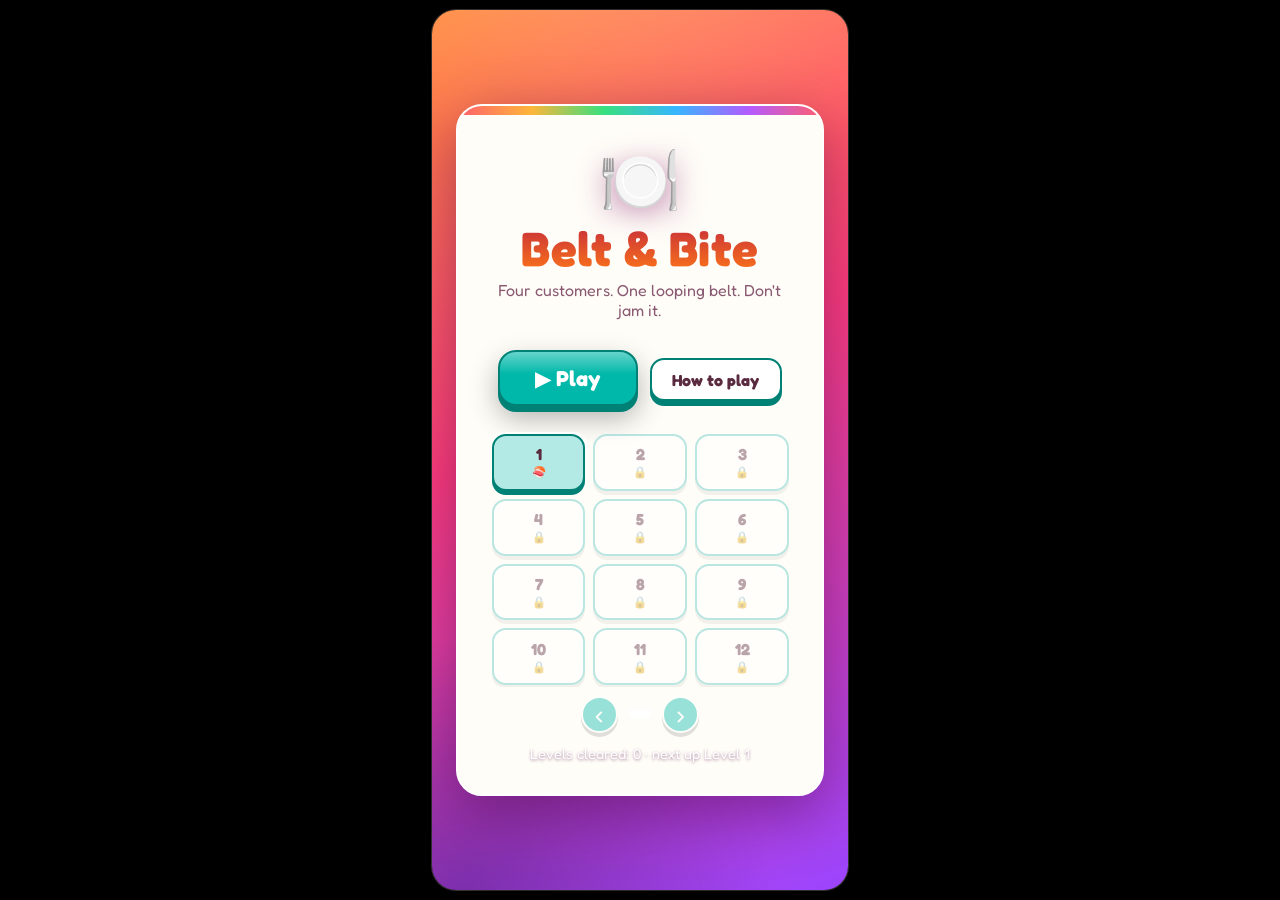
<file: index.html>
<!DOCTYPE html>
<html lang="en">
<head>
<meta charset="utf-8">
<meta name="viewport" content="width=device-width, initial-scale=1, maximum-scale=1, user-scalable=no, viewport-fit=cover">
<title>Belt &amp; Bite</title>
<link rel="icon" href="data:image/svg+xml,<svg xmlns=%22http://www.w3.org/2000/svg%22 viewBox=%220 0 100 100%22><text y=%22.9em%22 font-size=%2290%22>🍽️</text></svg>">
<link rel="preconnect" href="https://fonts.googleapis.com">
<link rel="preconnect" href="https://fonts.gstatic.com" crossorigin>
<link href="https://fonts.googleapis.com/css2?family=Fredoka:wght@400;500;600;700&display=swap" rel="stylesheet">
<link rel="stylesheet" href="style.css?v=1029c">
</head>
<body>
<div id="app">

  <!-- ============ START SCREEN ============ -->
  <section id="screen-start" class="screen">
    <div class="start-card">
      <div class="logo">🍽️</div>
      <h1 class="title">Belt &amp; Bite</h1>
      <p class="tagline">Four customers. One looping belt. Don't jam it.</p>
      <button id="btn-play" class="btn primary big">▶ Play</button>
      <button id="btn-howto" class="btn">How to play</button>
      <div id="level-pager">
        <div id="level-track"></div>
      </div>
      <div id="level-nav">
        <button id="lvl-prev" class="lvl-arrow" aria-label="Previous page">‹</button>
        <div id="level-dots"></div>
        <button id="lvl-next" class="lvl-arrow" aria-label="Next page">›</button>
      </div>
      <p id="best-line" class="best-line"></p>
    </div>
  </section>

  <!-- ============ GAME SCREEN ============ -->
  <section id="screen-game" class="screen hidden">
    <header id="hud">
      <div class="hud-row">
        <span class="hud-title">🍽️ Belt &amp; Bite</span>
        <div class="dock">
          <button id="btn-music" class="icon-btn" title="Music">🎶</button>
          <button id="btn-mute" class="icon-btn" title="Mute (M)">🔊</button>
          <button id="btn-pause" class="icon-btn" title="Pause (P)">⏸</button>
          <button id="btn-quit" class="icon-btn" title="Menu">🏠</button>
        </div>
      </div>
      <div class="hud-row">
        <span id="hud-theme" class="theme-pill">Level 1 · Sushi Bar</span>
        <div class="hud-stats">
          <span id="stat-angry" class="stat angry">😤 0/3</span>
          <span id="stat-score" class="stat">⭐ 0</span>
        </div>
      </div>
    </header>

    <div id="customers-left" class="shift-strip"></div>
    <div id="belt-wrap">
      <div id="belt-area">
        <div id="belt-track"></div>
        <div id="belt-mouth"></div>
        <div id="belt-cap" class="belt-pill"><span id="belt-cap-num"></span></div>
        <div id="belt-items"></div>
        <div id="stations"></div>
        <div id="jam-warn" class="jam-warn hidden">
          <div class="jam-text">⚠️ BELT JAM · nobody wants these dishes!</div>
          <div class="jam-bar"><div id="jam-fill"></div></div>
        </div>
      </div>
    </div>

    <div id="kitchen">
      <div class="kitchen-label">KITCHEN · tap a column to dish · next dish on top ▲</div>
      <div id="lines" class="lines"></div>
    </div>

  </section>
</div>

<!-- ============ HOW TO MODAL ============ -->
<div id="modal-howto" class="modal hidden">
  <div class="modal-card">
    <h2>How to play</h2>
    <ul class="rules">
      <li>🏠 Four customers sit at the belt. Each wants a set amount of <b>one</b> dish from the menu.</li>
      <li>🍳 You're the server. Pick dishes from the <b>4 kitchen lines</b> — tap a line (or press 1–4) and its front item pops onto the belt.</li>
      <li>🔁 The belt loops forever. A dish is served when it passes a customer who ordered it — anything else just keeps rolling around.</li>
      <li>⏳ Customers have patience bars. If one empties, they storm out. <b>5 angry customers = game over.</b></li>
      <li>🚧 The belt has a max capacity. If it's full and <b>none</b> of the dishes match what anyone wants — belt jam, game over. Only dish what gets eaten!</li>
      <li>🎯 12 levels — sushi → tacos → pizza → ramen, each run three times with a busier kitchen. Each shift works from 8 dishes picked from the restaurant's 10, guests can demand up to 10 of one dish, and you serve 50 customers a shift. The kitchen doesn't know your orders — it cooks down its line, so a lot of what arrives is for guests who haven't sat down yet. The belt holds 40.</li>
      <li>🏷️ Every level is a fixed kitchen: the same orders arrive every time, and the kitchen only makes exactly what its roster orders. Finish clean and the last dish is eaten as you win — no endless supply.</li>
    </ul>
    <button class="btn primary" data-close="modal-howto">Got it</button>
  </div>
</div>

<!-- ============ PAUSE MODAL ============ -->
<div id="modal-pause" class="modal hidden">
  <div class="modal-card">
    <h2>Paused</h2>
    <div class="modal-btns">
      <button class="btn primary" id="btn-resume">Resume</button>
      <button class="btn" data-close="modal-pause" data-restart="1">Restart level</button>
      <button class="btn" data-close="modal-pause" data-menu="1">Menu</button>
    </div>
  </div>
</div>

<!-- ============ WIN / LOSE MODALS ============ -->
<div id="modal-win" class="modal hidden">
  <div class="modal-card win-card">
    <h2 id="win-title">🍣 Level complete!</h2>
    <p id="win-stats" class="modal-stats"></p>
    <div class="modal-btns">
      <button class="btn primary" id="btn-next">Next level →</button>
      <button class="btn" data-close="modal-win" data-restart="1">Replay</button>
      <button class="btn" data-close="modal-win" data-menu="1">Menu</button>
    </div>
  </div>
</div>

<div id="modal-lose" class="modal hidden">
  <div class="modal-card lose-card">
    <h2 id="lose-title">💥 Belt jam!</h2>
    <p id="lose-stats" class="modal-stats"></p>
    <div class="modal-btns">
      <button class="btn primary" id="btn-retry">Try again</button>
      <button class="btn" data-close="modal-lose" data-restart="1">Replay</button>
      <button class="btn" data-close="modal-lose" data-menu="1">Menu</button>
    </div>
  </div>
</div>

<script src="levels-data.js?v=1029c"></script>
<script src="game-core.js?v=1029c"></script>
<script src="game.js?v=1029c"></script>
</body>
</html>
</file>
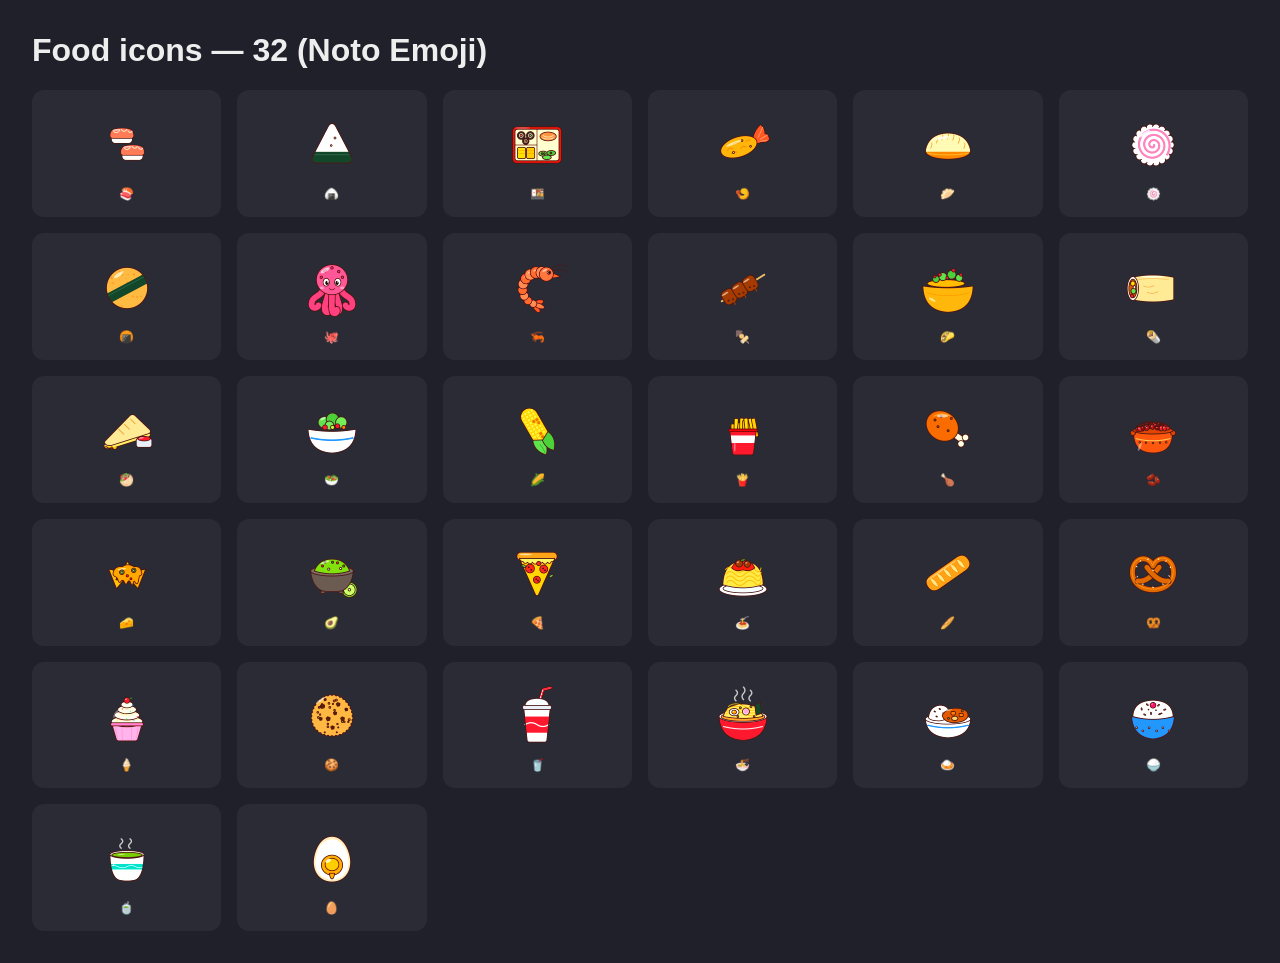
<file: preview-icons.html>
<!DOCTYPE html><html><head><meta charset="utf-8"><title>Belt &amp; Bite — food icon preview</title>
<style>body{font-family:sans-serif;background:#20202a;color:#eee;margin:2rem}
.grid{display:grid;grid-template-columns:repeat(6,1fr);gap:1rem}
.card{background:#2b2b36;border-radius:12px;padding:1rem;text-align:center}
.card img{width:64px;height:64px;margin:.4rem;filter:saturate(1.4) contrast(1.2)}
.card .n{font-size:.75rem;color:#ddd}</style></head><body><h1>Food icons — 32 (Noto Emoji)</h1><div class="grid"><div class="card"><img src="img/food/1f363.png" alt=""><div class="n">🍣</div></div><div class="card"><img src="img/food/1f359.png" alt=""><div class="n">🍙</div></div><div class="card"><img src="img/food/1f371.png" alt=""><div class="n">🍱</div></div><div class="card"><img src="img/food/1f364.png" alt=""><div class="n">🍤</div></div><div class="card"><img src="img/food/1f95f.png" alt=""><div class="n">🥟</div></div><div class="card"><img src="img/food/1f365.png" alt=""><div class="n">🍥</div></div><div class="card"><img src="img/food/1f358.png" alt=""><div class="n">🍘</div></div><div class="card"><img src="img/food/1f419.png" alt=""><div class="n">🐙</div></div><div class="card"><img src="img/food/1f990.png" alt=""><div class="n">🦐</div></div><div class="card"><img src="img/food/1f362.png" alt=""><div class="n">🍢</div></div><div class="card"><img src="img/food/1f32e.png" alt=""><div class="n">🌮</div></div><div class="card"><img src="img/food/1f32f.png" alt=""><div class="n">🌯</div></div><div class="card"><img src="img/food/1f959.png" alt=""><div class="n">🥙</div></div><div class="card"><img src="img/food/1f957.png" alt=""><div class="n">🥗</div></div><div class="card"><img src="img/food/1f33d.png" alt=""><div class="n">🌽</div></div><div class="card"><img src="img/food/1f35f.png" alt=""><div class="n">🍟</div></div><div class="card"><img src="img/food/1f357.png" alt=""><div class="n">🍗</div></div><div class="card"><img src="img/food/1fad8.png" alt=""><div class="n">🫘</div></div><div class="card"><img src="img/food/1f9c0.png" alt=""><div class="n">🧀</div></div><div class="card"><img src="img/food/1f951.png" alt=""><div class="n">🥑</div></div><div class="card"><img src="img/food/1f355.png" alt=""><div class="n">🍕</div></div><div class="card"><img src="img/food/1f35d.png" alt=""><div class="n">🍝</div></div><div class="card"><img src="img/food/1f956.png" alt=""><div class="n">🥖</div></div><div class="card"><img src="img/food/1f968.png" alt=""><div class="n">🥨</div></div><div class="card"><img src="img/food/1f366.png" alt=""><div class="n">🍦</div></div><div class="card"><img src="img/food/1f36a.png" alt=""><div class="n">🍪</div></div><div class="card"><img src="img/food/1f964.png" alt=""><div class="n">🥤</div></div><div class="card"><img src="img/food/1f35c.png" alt=""><div class="n">🍜</div></div><div class="card"><img src="img/food/1f35b.png" alt=""><div class="n">🍛</div></div><div class="card"><img src="img/food/1f35a.png" alt=""><div class="n">🍚</div></div><div class="card"><img src="img/food/1f375.png" alt=""><div class="n">🍵</div></div><div class="card"><img src="img/food/1f95a.png" alt=""><div class="n">🥚</div></div></div></body></html>
</file>
<file: style.css>
/* Belt & Bite — candy crush look: saturated jewels, hard candy shadows, glossy buttons.
   Sprites: Twemoji (CC-BY 4.0), bundled locally in img/. */

:root {
  --accent: #00b8a9;
  --accent-strong: color-mix(in srgb, var(--accent) 70%, #000);
  --accent-soft: rgba(255, 255, 255, 0.22);
  --bg: transparent;
  --bg2: #ffffff;
  --panel: #ffffff;
  --panel-brd: rgba(255, 255, 255, 0.35);
  --ink: #5a2a3f;
  --ink-dim: #8a5a72;
  --danger: #ff3b5c;
  --warn: #ffa50a;
  --ok: #2dd36c;
}

* { margin: 0; padding: 0; box-sizing: border-box; }

html, body { height: 100%; }

body {
  font-family: "Fredoka", "Baloo 2", ui-rounded, system-ui, sans-serif;
  background: #000;
  color: var(--ink);
  overflow: hidden;
  display: flex;
  align-items: center;
  justify-content: center;
  user-select: none;
  -webkit-user-select: none;
  text-size-adjust: 100%;
  -webkit-text-size-adjust: 100%; /* no mobile font-boost blow-ups */
}

#app {
  /* phone-shaped board, centered on the black desktop background */
  position: relative;
  height: min(100dvh, 880px); /* dynamic viewport — always fits inside iOS toolbars */
  aspect-ratio: 9 / 19;
  max-width: 96vw;
  display: flex;
  flex-direction: column;
  background:
    radial-gradient(700px 340px at 50% -6%, rgba(255, 255, 255, 0.18), transparent 60%),
    radial-gradient(560px 460px at 8% 100%, rgba(10, 10, 90, 0.35), transparent 55%),
    linear-gradient(155deg, #ff8a3d 0%, #ff3d7e 44%, #9b45ff 100%);
  border-radius: 24px;
  overflow: hidden;
  box-shadow: 0 0 90px rgba(0, 0, 0, 0.9), 0 0 0 1px rgba(255, 244, 224, 0.3);
  transition: background-color 0.4s ease;
}
@media (max-width: 560px) {
  #app { border-radius: 0; box-shadow: none; }
}

.screen { flex: 1; min-height: 0; }
.hidden { display: none !important; }

/* ---------- sprite art (no plates; colors boosted so each dish pops on dark) ---------- */
.art {
  display: block; object-fit: contain; pointer-events: none;
  min-width: 0; max-width: 100%; height: auto; /* stop 618px sprites blowing out grid tracks */
  filter: saturate(1.5) contrast(1.25) drop-shadow(0 1px 2px rgba(15, 10, 25, 0.55));
}
.belt-item .art { width: 40px; height: 40px; }
.chip .art {
  width: 3rem; height: 3rem;
  filter: saturate(1.5) contrast(1.2) drop-shadow(0 4px 5px rgba(45, 22, 0, 0.55));
}
.station .cust .art { width: 4.2rem; height: 4.2rem; } /* 2x — customers should be readable */
.station .want .art { width: 1.9rem; height: 1.9rem; }

/* ---------- buttons (glossy candy) ---------- */
.btn, .icon-btn, .lvl-tile, .line {
  -webkit-tap-highlight-color: transparent;
  touch-action: manipulation;
}
.btn {
  font-family: inherit;
  font-size: 1rem;
  font-weight: 700;
  color: var(--ink);
  background: #fff;
  border: 2px solid var(--accent-strong);
  border-radius: 14px;
  padding: 0.6rem 1.3rem;
  cursor: pointer;
  box-shadow: 0 5px 0 var(--accent-strong);
  transition: transform 0.08s ease, box-shadow 0.08s ease, background 0.15s ease;
}
.btn:hover { background: #fff6f0; }
.btn:active { transform: translateY(4px); box-shadow: 0 1px 0 var(--accent-strong); }
.btn.primary {
  background: linear-gradient(180deg, rgba(255, 255, 255, 0.4), rgba(255, 255, 255, 0) 42%), var(--accent);
  border-color: var(--accent-strong);
  color: #fff;
  box-shadow: 0 5px 0 var(--accent-strong), 0 10px 24px rgba(0, 0, 0, 0.28);
}
.btn.big { font-size: 1.35rem; padding: 0.8rem 2.2rem; border-radius: 18px; box-shadow: 0 6px 0 var(--accent-strong), 0 12px 28px rgba(0, 0, 0, 0.3); }

/* ---------- start screen ---------- */
#screen-start { display: flex; align-items: center; justify-content: center; overflow-y: auto; overflow-x: hidden; }
.start-card {
  position: relative;
  text-align: center;
  width: min(600px, 94vw);
  max-width: 620px;
  padding: 2.5rem 2rem 2rem;
  background: #fffdf8;
  border: 2px solid #fff;
  border-radius: 26px;
  overflow: hidden; /* clips the rainbow band to the rounded corners */
  box-shadow: 0 18px 60px rgba(60, 0, 60, 0.45);
  margin: 1.5rem;
}
.start-card::before {
  content: "";
  position: absolute;
  top: 0; left: 0; right: 0;
  height: 9px;
  background: linear-gradient(90deg, #ff5f6d, #ffb53b, #38e07e, #38b6ff, #b45bff, #ff5f6d);
}
.logo { font-size: 4.2rem; line-height: 1; filter: drop-shadow(0 6px 14px rgba(120, 0, 90, 0.4)); }
.title { font-size: 3rem; font-weight: 700; letter-spacing: 0.5px; margin: 0.4rem 0 0.2rem;
  background: linear-gradient(180deg, #c2273c, #ff7a18);
  -webkit-background-clip: text; background-clip: text; color: transparent;
  filter: drop-shadow(0 2px 0 #fff); }
.tagline { color: var(--ink-dim); margin-bottom: 1.6rem; }
.start-card .btn { margin: 0.25rem; }

#level-pager {
  overflow: hidden; border-radius: 14px;
  margin: 1.4rem 0 0.55rem;
  touch-action: pan-y; /* horizontal swipes drive paging, vertical still scrolls the card */
}
#level-track { display: flex; min-width: 0; will-change: transform; } /* pages swap instantly, like clicking next/back */
.level-page {
  flex: 0 0 100%; min-width: 0;
  display: grid; grid-template-columns: repeat(3, minmax(0, 1fr)); gap: 0.5rem;
  padding: 0.1rem;
}
#level-nav { display: flex; align-items: center; justify-content: center; gap: 0.7rem; margin-bottom: 0.8rem; }
.lvl-arrow {
  font-family: inherit; font-size: 1.4rem; line-height: 1;
  width: 2.3rem; height: 2.3rem; border-radius: 99px;
  color: #fff; background: var(--accent);
  border: 2px solid #fff; cursor: pointer;
  box-shadow: 0 4px 0 rgba(0, 0, 0, 0.3);
  transition: transform 0.08s ease, box-shadow 0.08s ease;
}
.lvl-arrow:hover:not(:disabled) { filter: brightness(1.08); }
.lvl-arrow:active:not(:disabled) { transform: translateY(3px); box-shadow: 0 1px 0 rgba(0, 0, 0, 0.3); }
.lvl-arrow:disabled { opacity: 0.4; cursor: default; }
#level-dots { display: flex; gap: 8px; }
.lvl-dot {
  width: 8px; height: 8px; border-radius: 99px; padding: 0; border: none;
  background: rgba(255, 255, 255, 0.55); cursor: pointer;
  transition: width 0.2s ease, background 0.2s ease;
}
.lvl-dot.active { width: 22px; background: #fff; box-shadow: 0 0 8px rgba(255, 255, 255, 0.8); }
.lvl-tile {
  font-family: inherit; font-size: 1rem; font-weight: 700;
  color: var(--ink); background: #fff;
  border: 2px solid color-mix(in srgb, var(--accent) 55%, #cdd5e0);
  border-radius: 14px;
  padding: 0.55rem 0.3rem; min-width: 0; overflow: hidden;
  cursor: pointer; line-height: 1.3;
  box-shadow: 0 4px 0 color-mix(in srgb, var(--accent) 45%, #b8a6b8);
  transition: transform 0.08s ease, box-shadow 0.08s ease, border-color 0.15s;
}
.lvl-tile small { display: block; font-size: 0.7rem; color: var(--ink-dim); font-weight: 600; }
.lvl-tile:hover:not(.locked) { transform: translateY(-2px); filter: brightness(1.03); }
.lvl-tile.locked { opacity: 0.42; cursor: default; box-shadow: 0 4px 0 rgba(0, 0, 0, 0.12); }
.lvl-tile.current { background: color-mix(in srgb, var(--accent) 30%, #fff); border-color: var(--accent-strong); box-shadow: 0 4px 0 var(--accent-strong), 0 0 0 3px rgba(255, 255, 255, 0.85); }
.best-line { color: #fff; font-size: 0.9rem; margin-top: 0.6rem; text-shadow: 0 1px 3px rgba(80, 0, 70, 0.5); }

/* ---------- HUD ---------- */
#screen-game { display: flex; flex-direction: column; overflow-y: auto; overflow-x: hidden; }
#hud {
  display: flex; flex-direction: column; gap: 0.35rem;
  padding: 0.55rem 0.7rem 0.5rem;
  border-bottom: 2px solid rgba(255, 255, 255, 0.25);
  background: linear-gradient(180deg, rgba(90, 15, 70, 0.42), rgba(90, 15, 70, 0.12));
}
.hud-row { display: flex; align-items: center; justify-content: space-between; gap: 0.6rem; }
.dock { display: flex; gap: 0.4rem; }
.hud-title { font-weight: 700; font-size: 1rem; letter-spacing: 0.4px; color: #fff; text-shadow: 0 1px 3px rgba(80, 10, 70, 0.7); }
.theme-pill {
  font-size: 0.8rem; font-weight: 700; color: var(--accent-strong);
  background: #fff; border: 2px solid #fff;
  border-radius: 999px; padding: 0.15rem 0.7rem;
  box-shadow: 0 2px 8px rgba(60, 0, 60, 0.3);
}
.hud-stats { display: flex; gap: 0.45rem; flex-wrap: wrap; }
.stat {
  font-size: 0.8rem; font-weight: 700; padding: 0.2rem 0.65rem;
  background: #fff; border: 2px solid #fff; border-radius: 999px;
  white-space: nowrap; color: var(--ink);
  box-shadow: 0 2px 8px rgba(60, 0, 60, 0.28);
}
.stat.angry.low { border-color: #ff3b5c; color: #ff3b5c; animation: pulse-bad 0.8s infinite; }
.stat.danger { border-color: #ff3b5c; color: #ff3b5c; box-shadow: 0 2px 12px rgba(255, 59, 92, 0.5); }
@keyframes pulse-bad { 50% { opacity: 0.55; } }

.icon-btn {
  font-family: inherit; font-size: 1rem; height: 2.3rem; width: 2.3rem;
  background: #fff; border: 2px solid #fff;
  border-radius: 12px; cursor: pointer; color: var(--ink);
  box-shadow: 0 3px 0 rgba(60, 0, 60, 0.35);
  transition: transform 0.08s ease, box-shadow 0.08s ease;
}
.icon-btn:hover { filter: brightness(1.03); }
.icon-btn:active { transform: translateY(2px); box-shadow: 0 1px 0 rgba(60, 0, 60, 0.35); }

/* ---------- kitchen / lines (saturated candy blocks) ---------- */
#kitchen {
  flex: 0 0 auto;
  padding: 0.4rem 0.85rem 0;
  display: flex; flex-direction: column; gap: 0.35rem;
  border-top: 2px solid rgba(255, 255, 255, 0.3);
  background: rgba(70, 10, 70, 0.18);
}
.kitchen-label { text-align: center; font-size: 0.68rem; letter-spacing: 1.5px; text-transform: uppercase; color: #fff; font-weight: 700; text-shadow: 0 1px 3px rgba(80, 10, 70, 0.6); }
.lines { display: grid; grid-template-columns: repeat(4, 1fr); gap: 0.5rem; }
.line {
  display: flex; flex-direction: column; gap: 0.22rem; min-width: 0;
  background: linear-gradient(180deg, #d8ad7e, #a8784f); /* lighter warm wooden counter */
  border: 2px solid #5f3d22; /* dark brown trim */
  border-bottom: none; /* the kitchen runs off the bottom edge — sides and top only */
  border-radius: 14px 14px 0 0; padding: 0.35rem 0.45rem 0.55rem;
  box-shadow: inset 0 2px 6px rgba(255, 255, 255, 0.18), inset 0 -6px 12px rgba(90, 50, 20, 0.35), 0 4px 0 rgba(10, 8, 20, 0.5);
  cursor: pointer; align-items: stretch;
  box-shadow: 0 4px 0 rgba(10, 8, 20, 0.55);
  transition: border-color 0.15s, transform 0.08s;
  touch-action: manipulation;
}
.line:hover { filter: brightness(1.02); }
.line:active { transform: scale(0.97); }



.queue {
  display: flex; flex-direction: column; gap: 0.2rem; align-items: center; justify-content: flex-start;
  width: 100%; min-width: 0;
  height: 17.9rem; /* five slots + a slice of the 6th, cut by overflow */
  overflow: hidden;
}
/* dishes sit bare on the dark line — no card around each item. New dishes slide in
   smoothly from the deck instead of lagging on a restock timer. */
.chip {
  width: 100%; min-width: 0; height: 3.2rem; display: grid; place-items: center;
  background: transparent; border: none; box-shadow: none;
}
.chip.empty {
  background: transparent;
  border: none; /* fully invisible — slots exist only to keep the columns the same height */
}
.line::before { content: "▲"; align-self: center; font-size: 0.6rem; color: rgba(255, 255, 255, 0.95); line-height: 1; font-weight: 800; }
.line.nudge { animation: nudge 0.28s ease; }
@keyframes nudge { 25% { transform: translateX(-4px); } 50% { transform: translateX(4px); } 75% { transform: translateX(-3px); } }

/* ---------- belt ---------- */
#belt-wrap {
  flex: 1 1 auto; width: 100%; min-height: 135px; /* the belt yields first when the screen is short */
  display: flex;
}
#belt-area {
  position: relative; flex: 1; margin: 0.5rem;
  min-height: 150px;
  transition: none;
  border-radius: 18px;
  background:
    radial-gradient(rgba(255, 255, 255, 0.22) 1.6px, transparent 1.8px) 0 0/20px 20px,
    linear-gradient(180deg, #ff7adf 0%, #8a5ff5 100%);
  border: 2px solid rgba(255, 255, 255, 0.45);
  overflow: hidden;
}
#belt-area.nudge { animation: nudge 0.28s ease; }

#belt-track {
  position: absolute; border-radius: 60px;
  border: 30px solid rgba(255, 246, 250, 0.96); /* thick belt — dishes ride centered inside it */
  box-shadow: inset 0 4px 16px rgba(120, 30, 120, 0.4), 0 0 24px rgba(255, 255, 255, 0.3);
  pointer-events: none;
}
#belt-mouth {
  position: absolute; width: 46px; height: 20px; left: 50%; top: 0;
  transform: translate(-50%, -50%);
  background: linear-gradient(180deg, #ffffff, color-mix(in srgb, var(--accent) 70%, #fff));
  border-radius: 8px;
  box-shadow: 0 4px 14px rgba(0, 0, 0, 0.35);
  pointer-events: none;
  z-index: 5;
}
#belt-mouth::after { content: ""; position: absolute; inset: 0; background: rgba(255, 255, 255, 0.45); border-radius: 8px; animation: mouth-glow 1.8s ease-in-out infinite; }
@keyframes mouth-glow { 50% { opacity: 0.2; } }

#belt-items, #stations { position: absolute; inset: 0; pointer-events: none; }
.belt-pill {
  position: absolute; z-index: 6;
  display: flex; align-items: center; justify-content: center; gap: 6px;
  background: rgba(255, 255, 255, 0.95); border: 2px solid #fff;
  border-radius: 999px; padding: 4px 10px;
  font-size: 0.72rem; color: var(--ink-dim); pointer-events: none;
  box-shadow: 0 3px 10px rgba(60, 0, 60, 0.35);
}
/* belt capacity — smack in the middle of the conveyor loop */
#belt-cap { left: 50%; top: 50%; transform: translate(-50%, -50%); }
/* customers still to serve — a slim centered strip right above the belt */
#customers-left {
  z-index: 6;
  width: fit-content; margin: 4px auto 2px;
  background: rgba(255, 255, 255, 0.95); border: 2px solid #fff;
  border-radius: 999px; padding: 3px 14px;
  font-size: 0.75rem; font-weight: 800; color: var(--ink);
  box-shadow: 0 3px 10px rgba(60, 0, 60, 0.35);
}
#belt-cap-num { font-weight: 800; color: var(--ink); font-variant-numeric: tabular-nums; font-size: 0.85rem; min-width: 4.4rem; text-align: center; }
#belt-cap.full { border-color: #ff8da0; }
#belt-cap.full #belt-cap-num { color: var(--danger); }

.belt-item {
  position: absolute; width: 30px; height: 30px;
  display: grid; place-items: center;
  font-size: 1.4rem; will-change: transform;
  filter: drop-shadow(0 3px 4px rgba(40, 0, 50, 0.5));
  transform-origin: center;
}
.belt-item.pop { animation: pop-in 0.24s ease; }
@keyframes pop-in { 0% { transform: scale(0.2); opacity: 0.3; } 80% { transform: scale(1.18); } 100% { transform: scale(1); opacity: 1; } }
.belt-item.grab {
  transition: transform 0.18s ease-in, opacity 0.18s ease-in;
  opacity: 0;
}
.score-pop { font-size: 0.9rem; }

/* ---------- stations / customers ---------- */
.station { position: absolute; z-index: 4; }
.pod-body {
  /* bare customer: no group container — face, then order ticket below */
  position: absolute; left: 0; top: 0; width: 60px;
  transform: translate(-50%, -50%);
  display: flex; flex-direction: column; align-items: center; gap: 3px;
  background: transparent;
}
.station .cust {
  font-size: 1.75rem; line-height: 1.1;
  filter: drop-shadow(0 3px 5px rgba(50, 0, 60, 0.35));
}
.station .want {
  font-size: 1rem; font-weight: 700;
  background: color-mix(in srgb, var(--accent) 25%, #fff);
  border: 1px solid color-mix(in srgb, var(--accent) 60%, #fff);
  border-radius: 999px; padding: 0.1rem 0.5rem;
  white-space: nowrap; display: flex; align-items: center; gap: 0.2rem;
  color: var(--ink);
}
.station .want big { font-size: 1.4rem; width: 1.9rem; }
.station.arrive .pod-body { animation: arrive 0.4s ease; }
@keyframes arrive { 0% { transform: translate(-50%, -50%) translateY(26px) scale(0.6); opacity: 0; } 100% { transform: translate(-50%, -50%) translateY(0) scale(1); opacity: 1; } }
.station.leave-happy .pod-body { animation: leave-happy 0.55s ease forwards; }
@keyframes leave-happy { 40% { transform: translate(-50%, -50%) translateY(-12px) scale(1.08); } 100% { transform: translate(-50%, -50%) translateY(-60px) scale(0.7); opacity: 0; } }
.station.leave-angry .pod-body { animation: leave-angry 0.55s ease forwards; }
@keyframes leave-angry { 10% { transform: translate(-50%, -50%) translateX(-6px); } 20% { transform: translate(-50%, -50%) translateX(6px); } 30% { transform: translate(-50%, -50%) translateX(-6px); } 40% { transform: translate(-50%, -50%) translateX(6px); } 50% { transform: translate(-50%, -50%) translateX(-4px) rotate(-8deg); opacity: 1; } 100% { transform: translate(-50%, -50%) translateX(40px) rotate(-10deg); opacity: 0; } }
.station.vacant .want { border-color: #e5c9d8; background: #faf1f6; color: var(--ink-dim); font-weight: 600; }
.patience { width: 86%; height: 7px; background: rgba(90, 20, 90, 0.25); border-radius: 99px; overflow: hidden; margin-top: 1px; border: 1px solid rgba(90, 20, 90, 0.18); }
.patience-fill { height: 100%; width: 100%; background: linear-gradient(90deg, var(--ok), #7ad49a); border-radius: 99px; transition: background 0.2s; }
.patience-fill.mid { background: linear-gradient(90deg, var(--warn), #e6982e); }
.patience-fill.low { background: linear-gradient(90deg, var(--danger), #d63a52); animation: pulse-bad 0.7s infinite; }
.station.vacant .patience-fill { width: 0; }

.score-pop {
  position: absolute; z-index: 30; font-size: 1rem; font-weight: 800;
  color: #fff; text-shadow: 0 1px 0 #b3244d, 0 2px 6px rgba(40, 0, 40, 0.6);
  pointer-events: none; animation: float-up 0.8s ease forwards;
}
.score-pop.bad { color: #ffb3c1; }
@keyframes float-up { 0% { transform: translateY(0); opacity: 1; } 100% { transform: translateY(-46px); opacity: 0; } }

/* ---------- belt jam warning ---------- */
#jam-warn {
  position: absolute; left: 50%; top: 8%; transform: translateX(-50%);
  z-index: 40; text-align: center; width: min(420px, 90%);
  background: #fff; border: 3px solid var(--danger); border-radius: 16px;
  padding: 0.55rem 1rem;
  box-shadow: 0 6px 0 #c12445, 0 10px 30px rgba(60, 0, 40, 0.5);
  animation: jam-flash 0.6s ease-in-out infinite;
}
@keyframes jam-flash { 50% { border-color: #ff9fb0; box-shadow: 0 6px 0 #c12445, 0 0 36px rgba(255, 60, 90, 0.7); } }
.jam-text { font-weight: 800; color: #c12445; font-size: 0.95rem; }
.jam-bar { height: 6px; background: #fadbe2; border-radius: 99px; margin-top: 0.4rem; overflow: hidden; }
#jam-fill { height: 100%; width: 0; background: var(--danger); border-radius: 99px; }



/* ---------- modals ---------- */
.modal {
  position: fixed; inset: 0; z-index: 100;
  display: flex; align-items: center; justify-content: center;
  background: rgba(50, 10, 55, 0.6);
  backdrop-filter: blur(6px);
}
.modal-card {
  position: relative;
  width: min(440px, 92vw); max-height: 86vh; overflow-y: auto;
  background: #fffdf8; border: 2px solid #fff;
  border-radius: 26px; overflow: hidden;
  padding: 1.9rem 1.8rem 1.6rem; text-align: center;
  box-shadow: 0 24px 70px rgba(40, 0, 40, 0.55);
}
.modal-card::before {
  content: "";
  position: absolute;
  top: 0; left: 0; right: 0;
  height: 9px;
  background: linear-gradient(90deg, #ff5f6d, #ffb53b, #38e07e, #38b6ff, #b45bff);
}
.modal-card h2 { margin-bottom: 0.5rem; font-size: 1.6rem; }
.modal-stats { color: var(--ink-dim); margin-bottom: 1.1rem; line-height: 1.6; }
.modal-btns { display: flex; flex-direction: column; gap: 0.55rem; margin-top: 0.2rem; }
.modal-btns .btn { width: 100%; }
.win-card h2 { color: var(--ok); }
.lose-card h2 { color: var(--danger); }
.rules { text-align: left; list-style: none; display: flex; flex-direction: column; gap: 0.55rem; margin: 1rem 0 1.2rem; color: var(--ink); }
.rules li { font-size: 0.92rem; line-height: 1.45; }

/* ---------- responsive / touch ---------- */
@media (max-width: 760px) {
  #hud { padding: 0.5rem 0.6rem 0.45rem; gap: 0.3rem; }
  .hud-title { display: none; }
  .stat { font-size: 0.74rem; padding: 0.26rem 0.6rem; }
  .icon-btn { height: 2.75rem; width: 2.75rem; font-size: 1.3rem; border-radius: 14px; } /* >= 44px touch target */
  .lines { gap: 0.45rem; }
  .line { padding: 0.4rem 0.5rem; min-height: 3.6rem; }
  .chip { width: 100%; height: 2.9rem; font-size: 1rem; border-radius: 9px; }
  .chip .art { width: 2.4rem; height: 2.4rem; }
  .queue { height: 16.5rem; }
  .belt-item { width: 30px; height: 30px; font-size: 1.25rem; }
  .belt-item .art { width: 34px; height: 34px; }
  .pod-body { width: 62px; }
  .station .cust { font-size: 1.45rem; }
  .station .cust .art { width: 3.3rem; height: 3.3rem; }
  .station .want { font-size: 0.8rem; }
  .station .want big { font-size: 1.05rem; width: 1.5rem; }
  .kitchen-label { font-size: 0.62rem; }
  #belt-area { margin: 0.4rem; }
  .btn { min-height: 3rem; padding: 0.7rem 1.4rem; }
  .modal-btns .btn { min-height: 3.2rem; font-size: 1.05rem; }
  .lvl-tile { min-height: 2.9rem; padding: 0.45rem 0.2rem; }
  .lvl-arrow { width: 2.75rem; height: 2.75rem; font-size: 1.5rem; }
  .title { font-size: 2.3rem; }
}
</file>
